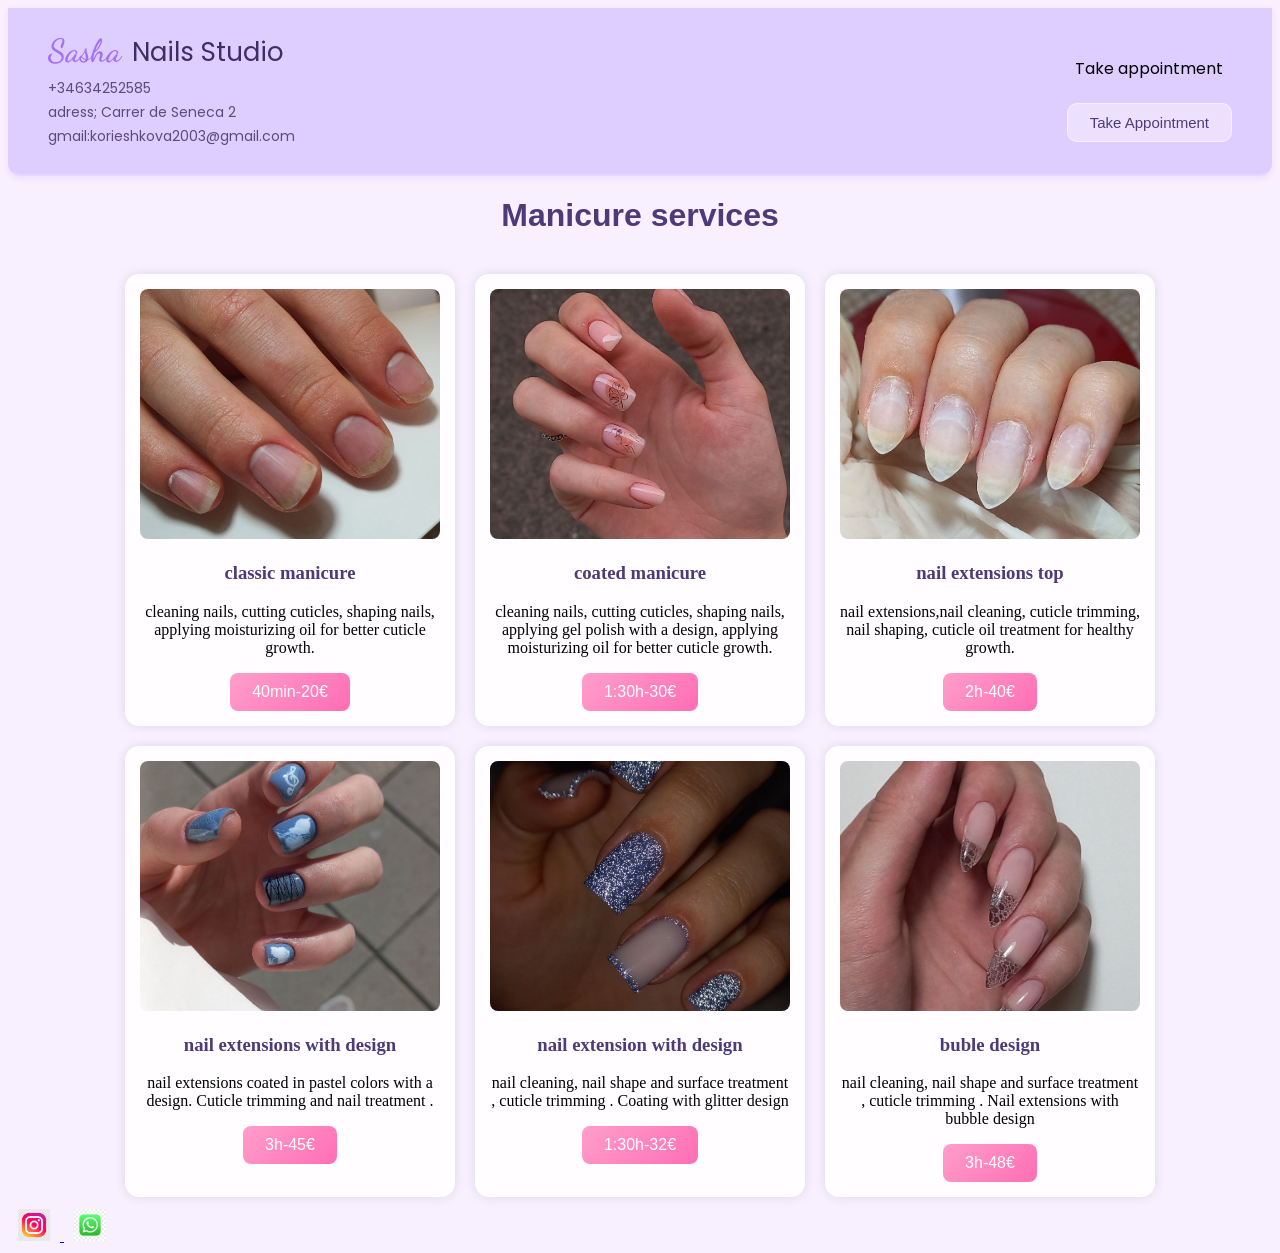
<file: index.html>
<!DOCTYPE html>
<html lang="en">
    <head>
        <meta charset="UTF-8">
        <meta name="viewport" content="width=device-width, initial-scale=1.0">
        <title>Document</title>
        <meta name="viewport" content="width=device-width, initial-scale=1.0">
        <link rel="stylesheet" href="sashaneils.css">
        <link href="https://fonts.googleapis.com/css2?family=Dancing+Script:wght@500;600&family=Poppins:wght@300;400;500&display=swap" rel="stylesheet">
    </head>




<body>
<header class="top-header">
    <div class="left-block">
        <h2 class="logo"><span>Sasha</span> Nails Studio</h2>
        <ul>
        <li>+34634252585 </li>
        <li>adress; Carrer de Seneca 2 </li>
        <li> gmail:korieshkova2003@gmail.com</li> 
        </ul>
    </div>
        <div class="right-block">
        <p> Take appointment </p>
        <button class="glass-btn" onclick="openForm('classic manicure')">Take Appointment</button>
        </div>
    </header>

    <h1>Manicure services</h1>

    <div class="services">

    <div class="service-class">
    <img src="images/2025-11-09 20.42.05.jpg" alt="classic cut">
    <h3> classic manicure</h3>
    <p>cleaning nails, cutting cuticles, shaping nails, applying moisturizing oil for better cuticle growth.</p>
    <button class="book-btn" onclick="openForm('classic manicure')">40min-20€
    </button>   
    </div>

    <div class="service-class">
    <img src="images/2025-11-09 20.40.12.jpg" alt="classic top">
    <h3> coated manicure</h3>
    <p>cleaning nails, cutting cuticles, shaping nails, applying gel polish with a design, applying moisturizing oil for better cuticle growth.</p>
    <button class="book-btn" onclick="openForm('coated manicure')">1:30h-30€</button>  
    </div>

    <div class="service-class">
        <img src="images/2025-11-09 20.41.07.jpg" alt="extension">
        <h3>nail extensions top</h3>
        <p>nail extensions,nail cleaning, cuticle trimming, nail shaping, cuticle oil treatment for healthy growth.</p>
        <button class="book-btn" onclick="openForm('nail extensions top')">2h-40€</button>  
    </div>

    <div class="service-class">  
        <img src="images/2025-11-09 20.39.52.jpg" alt="manicure">
        <h3> nail extensions with design</h3>
        <p>nail extensions coated in pastel colors with a design. Cuticle trimming and nail treatment .</p>
        <button class="book-btn" onclick="openForm('nail extensions with design')">3h-45€</button>  
    </div>

    <div class="service-class">
        <img src="images/2025-11-09 20.42.34.jpg" alt="manicure">
        <h3>nail extension with design</h3>
        <p>nail cleaning, nail shape and surface treatment , cuticle trimming . Coating with glitter design</p>
        <button class="book-btn" onclick="openForm('nail extensions with design')">1:30h-32€</button>
    </div>

    <div class="service-class">
        <img src="images/2025-11-09 20.40.19.jpg" alt="manicure">
        <h3>buble design</h3>
        <p>nail cleaning, nail shape and surface treatment , cuticle trimming . Nail extensions with bubble design</p>
        <button class="book-btn" onclick="openForm('buble design')">3h-48€</button>
    </div>

</div>
<footer> 
    <div class="socials">
        <a href="https://www.instagram.com/olek_sandra3333?utm_source=ig_web_button_share_sheet&igsh=ZDNlZDc0MzIxNw==" target="_blank">
        <img src="images/instagram-vector-logo-icon-social-media-logotype_901408-392.avif" alt="inst-logo">
    </a>
    <a href="https:wa.me/34647666450" target="_blank">
        <img src="images/f71ffb7ad7db43ccc7b1466de418f254.jpg" alt="whatsapp">
</a>
    </div> 
    <!-- Всплывающее окно с формой -->
<div id="popup" class="popup">
    <div class="popup-content">
      <span class="close" onclick="closeForm()">&times;</span>
      <h2>Appointment</h2>
      <form>
        <label>Name:</label>
        <input type="text" name="name" required>
  
        <label>Age:</label>
        <input type="number" name="age" required>
  
        <label>Email:</label>
        <input type="email" name="email" required>
  
        <label>Service:</label>
        <select id="service" name="service">
          <option value="Classic manicure">Classic manicure</option>
          <option value="Coated manicure">Coated manicure</option>
          <option value="Nail extensions top">Nail extensions top</option>
          <option value="Nail extensions with design">Nail extensions with design</option>
          <option value="Bubble design">Bubble design</option>
        </select>
  
        <button type="submit">Отправить</button>
      </form>
    </div>
  </div>
  
  <script>
  function openForm(serviceName) {
    document.getElementById('popup').style.display = 'block'; // показать форму
    document.getElementById('service').value = serviceName; // выбрать услугу
  }
  
  function closeForm() {
    document.getElementById('popup').style.display = 'none'; // скрыть форму
  }
  </script>
  
</body>
</html>
</file>
<file: sashaneils.css>
html {
  scroll-behavior: smooth;
}
  header{
    
    display: flex;
    justify-content: space-between;
    align-items: center; 
    padding: 20px 40px;
    background-color: #ddd6d6;
    
  }
  .right-block {
    display: flex;
    flex-direction: column; /* ставит текст и кнопку вертикально */
    align-items: center;     /* центрирует по горизонтали */
    justify-content: center; /* выравнивает по вертикали, если нужно */
    gap: 6px;                /* расстояние между текстом и кнопкой */
  }
  .top-header {
    background: #deceff; /* нежный лавандовый фон */
    padding: 24px 40px;
    display: flex;
    justify-content: space-between;
    align-items: center;
    border-bottom: 2px solid #e3d9ff;
    box-shadow: 0 2px 6px rgba(185, 158, 255, 0.2);
    border-radius: 0 0 12px 12px; /* скругление снизу — мягкий эффект */
    font-family: "Poppins", sans-serif;
  }
  
  /* --- LEFT SIDE --- */
  .left-block ul {
    list-style: none;
    padding: 0;
    margin: 6px 0 0 0;
  }
  
  .left-block li {
    margin: 3px 0;
    font-size: 14px;
    color: #5a4b81;
  }
  
  /* --- LOGO STYLE --- */
  .logo {
    font-size: 26px;
    font-weight: 400;
    color: #3e2d68;
    margin: 0;
  }
  
  .logo span {
    font-family: "Dancing Script", cursive; /* нежный женственный акцент */
    font-size: 32px;
    color: #a370f7;
    font-weight: 600;
    margin-right: 4px;
  }
  
  /* --- RIGHT SIDE --- */
  .right-block {
    display: flex;
    flex-direction: column;
    align-items: center;
    gap: 6px;
  }
  
  .right-block h4 {
    margin: 0;
    font-weight: 500;
    color: #4c3b78;
  }
  
  /* --- GLASS BUTTON --- */
  .glass-btn {
    padding: 10px 22px;
    border-radius: 10px;
    border: 1px solid rgba(255, 255, 255, 0.5);
    background: rgba(255, 255, 255, 0.4);
    backdrop-filter: blur(8px);
    color: #4c3b78;
    cursor: pointer;
    font-size: 15px;
    transition: 0.3s;
  }
  
  .glass-btn:hover {
    background: rgba(255, 255, 255, 0.75);
  }

  body {
    background-color: #f8efff;
  }
  h1{
    text-align: center;
    font-family: Arial, Helvetica, sans-serif;
    color: #4c3b78;
  }
  .services {
    display: flex;
    justify-content: center;
    flex-direction: row;
    flex-wrap: wrap;
    gap: 20px;
    margin-top: 40px;
  }
  
  .service-class{
    width: 300px;
    text-align: center;
    background: rgb(255, 253, 255);
    padding: 15px;
    border-radius: 14px;
    box-shadow: 0 0 12px rgba(0,0,0,0.1);
  }
  .service-class img {
    width: 300px;
    height: 250px;
    object-fit: cover;
    border-radius: 8px;
  }

 /*button*/
  
 .book-btn {
    display: inline-block;
    padding: 10px 22px;
    background: linear-gradient(135deg, #ff9ecb, #ff6eb4);
    color: white;
    border: none;
    border-radius: 8px;
    font-size: 16px;
    font-weight: 500;
    cursor: pointer;
    transition: 0.3s ease;
  }
  
  .book-btn:hover {
    transform: translateY(-3px);
    box-shadow: 0 4px 12px rgba(255, 110, 180, 0.4);
  }
  h3{
    font-family: 'Times New Roman', Times, serif;
    color: #4c3b78;
  }
  .footer {
    background-color: #1A4D8F;   /* твой синий цвет */
    color: white;
    text-align: center;
    padding: 25px 10px;
    margin-top: 40px;
    border-top: 3px solid rgba(255,255,255,0.3);
  }
  
  .footer p {
    margin: 0;
    font-size: 16px;
    font-weight: 500;
    letter-spacing: 0.5px;
  }
  
  .socials {
    margin-top: 12px;
  }
  
  .socials img {
    width: 32px;
    height: 32px;
    margin: 0 10px;
    transition: transform 0.3s ease, opacity 0.3s ease;
    cursor: pointer;
  }
  
  .socials img:hover {
    transform: scale(1.2);
    opacity: 0.8;
  }

  /* Всплывающее окно (затемнение фона) */
.popup {
  display: none; /* скрыто по умолчанию */
  position: fixed;
  z-index: 1000;
  left: 0;
  top: 0;
  width: 100%;
  height: 100%;
  background-color: rgba(0,0,0,0.5);
}

/* Окно самой формы */
.popup-content {
  background-color: #fff;
  margin: 10% auto;
  padding: 20px;
  border-radius: 15px;
  width: 320px;
  text-align: left;
  box-shadow: 0 0 20px rgba(0,0,0,0.3);
  position: relative;
}

/* Крестик закрытия */
.close {
  position: absolute;
  top: 10px;
  right: 15px;
  font-size: 24px;
  color: #333;
  cursor: pointer;
  transition: color 0.3s;
}

.close:hover {
  color: #ff003b;
}

/* Немного стиля для формы */
.popup form {
  display: flex;
  flex-direction: column;
  gap: 10px;
}

.popup label {
  font-weight: 600;
  margin-bottom: 5px;
}

.popup input,
.popup select {
  padding: 8px;
  border: 1px solid #ccc;
  border-radius: 8px;
}

.popup button[type="submit"] {
  background-color: #ff003b;
  color: white;
  border: none;
  border-radius: 8px;
  padding: 10px;
  cursor: pointer;
  transition: 0.3s;
}

.popup button[type="submit"]:hover {
  background-color: #d90033;
}
</file>
